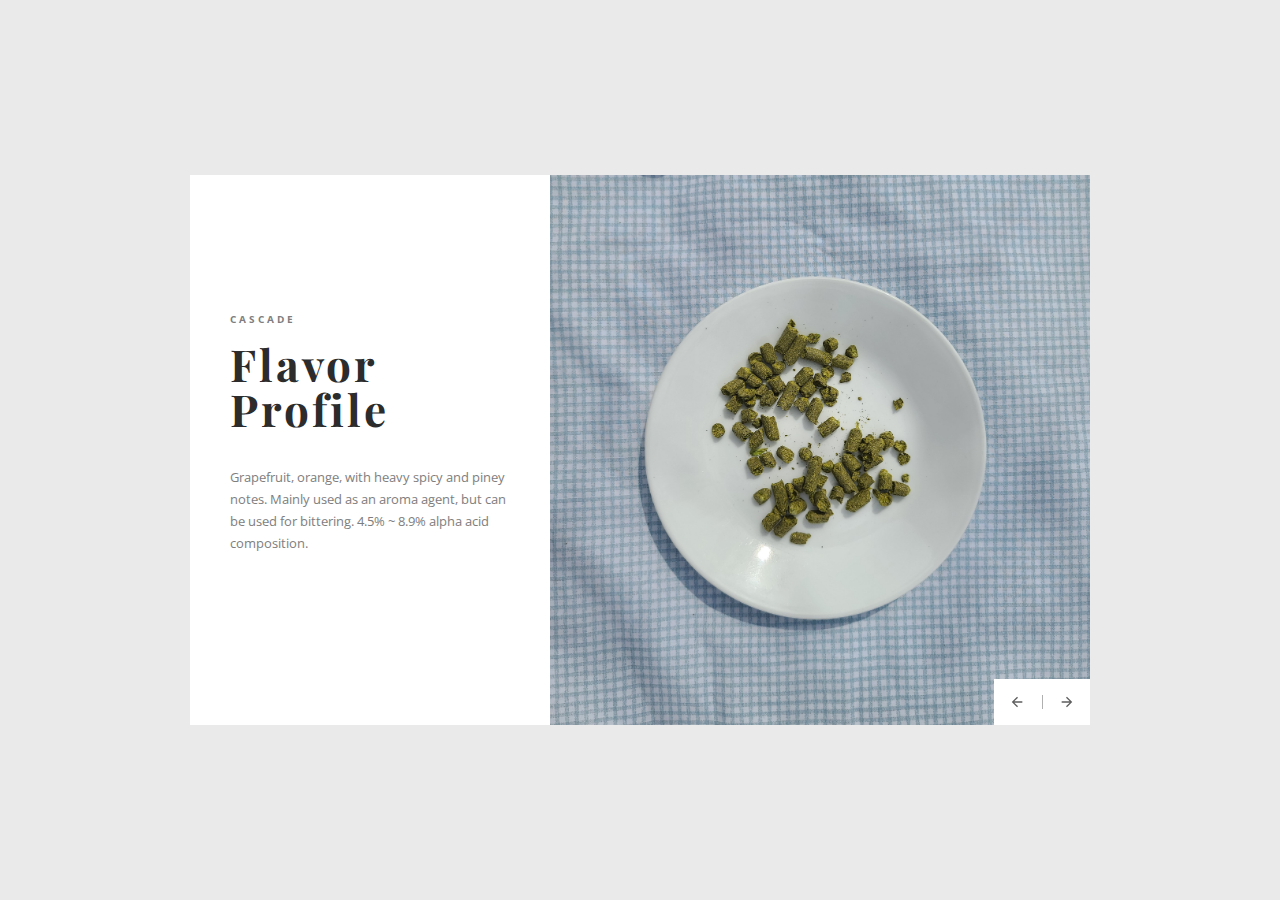
<file: cards/cascade.html>
<!DOCTYPE html>
<html lang="en">

<head>
	<meta charset="UTF-8">
	<title>Cascade</title>
	<link rel="stylesheet" href="./style.css">
	<style>
		.carousel-item--1 .carousel-item__image {
			background-image: url('../images/cascade_hop.jpg');
		}

		.carousel-item--2 .carousel-item__image {
			background-image: url('../images/cascade_tea.jpg');
		}

		.carousel-item--3 .carousel-item__image {
			background-image: url('../images/oregon.png');
		}

		.carousel-item--4 .carousel-item__image {
			background-image: url('../images/albert.jpg');
		}
	</style>
	<meta name="viewport" content="width=device-width, initial-scale=1">
</head>

<body>

	<body>
		<div class="carousel">
			<div class="carousel__nav">
				<span id="moveLeft" class="carousel__arrow">
					<svg class="carousel__icon" width="24" height="24" viewBox="0 0 24 24">
						<path d="M20,11V13H8L13.5,18.5L12.08,19.92L4.16,12L12.08,4.08L13.5,5.5L8,11H20Z"></path>
					</svg>
				</span>
				<span id="moveRight" class="carousel__arrow">
					<svg class="carousel__icon" width="24" height="24" viewBox="0 0 24 24">
						<path d="M4,11V13H16L10.5,18.5L11.92,19.92L19.84,12L11.92,4.08L10.5,5.5L16,11H4Z"></path>
					</svg>
				</span>
			</div>
			<div class="carousel-item carousel-item--1">
				<div class="carousel-item__image"></div>
				<div class="carousel-item__info">
					<div class="carousel-item__container">
						<h2 class="carousel-item__subtitle">Cascade </h2>
						<h1 class="carousel-item__title">Flavor Profile</h1>

						<p class="carousel-item__description">
							Grapefruit, orange, with heavy spicy and piney notes. Mainly used as an aroma agent, but can be used for bittering. 
							4.5% ~ 8.9% alpha acid composition.
						</p>

					</div>
				</div>
			</div>
			<div class="carousel-item carousel-item--2">
				<div class="carousel-item__image"></div>
				<div class="carousel-item__info">
					<div class="carousel-item__container">
						<h2 class="carousel-item__subtitle">Cascade </h2>
						<h1 class="carousel-item__title">Tea </h1>


					</div>
				</div>
			</div>

			<div class="carousel-item carousel-item--3">
				<div class="carousel-item__image"></div>
				<div class="carousel-item__info">
					<div class="carousel-item__container">
						<h2 class="carousel-item__subtitle">Cascade</h2>
						<h1 class="carousel-item__title">Origin</h1>
						<p class="carousel-item__description">
							From Oregon, US. Developed at Oregon State University as part of USDA breeding program. 
							Named after the Cascade Mountain Range in Washington, US.
						</p>
					</div>
				</div>
			</div>
	
			<div class="carousel-item carousel-item--4">
				<div class="carousel-item__image"></div>
				<div class="carousel-item__info">
					<div class="carousel-item__container">
						<h2 class="carousel-item__subtitle">Cascade</h2>
						<h1 class="carousel-item__title">Beer</h1>
						<p class="carousel-item__description">
							Popular styles include 	Barley Wine, American Pale Ale, Ale, and Lager.
						</p>
						<a href="https://www.ratebeer.com/tag/cascade/" class="carousel-item__btn">Explore Cascade
							Beers</a>
					</div>
				</div>

		</div>
	</body>
	<!-- partial -->
	<script src='https://cdnjs.cloudflare.com/ajax/libs/jquery/3.3.1/jquery.min.js'></script>
	<script src="./script.js"></script>

</body>

</html>
</file>
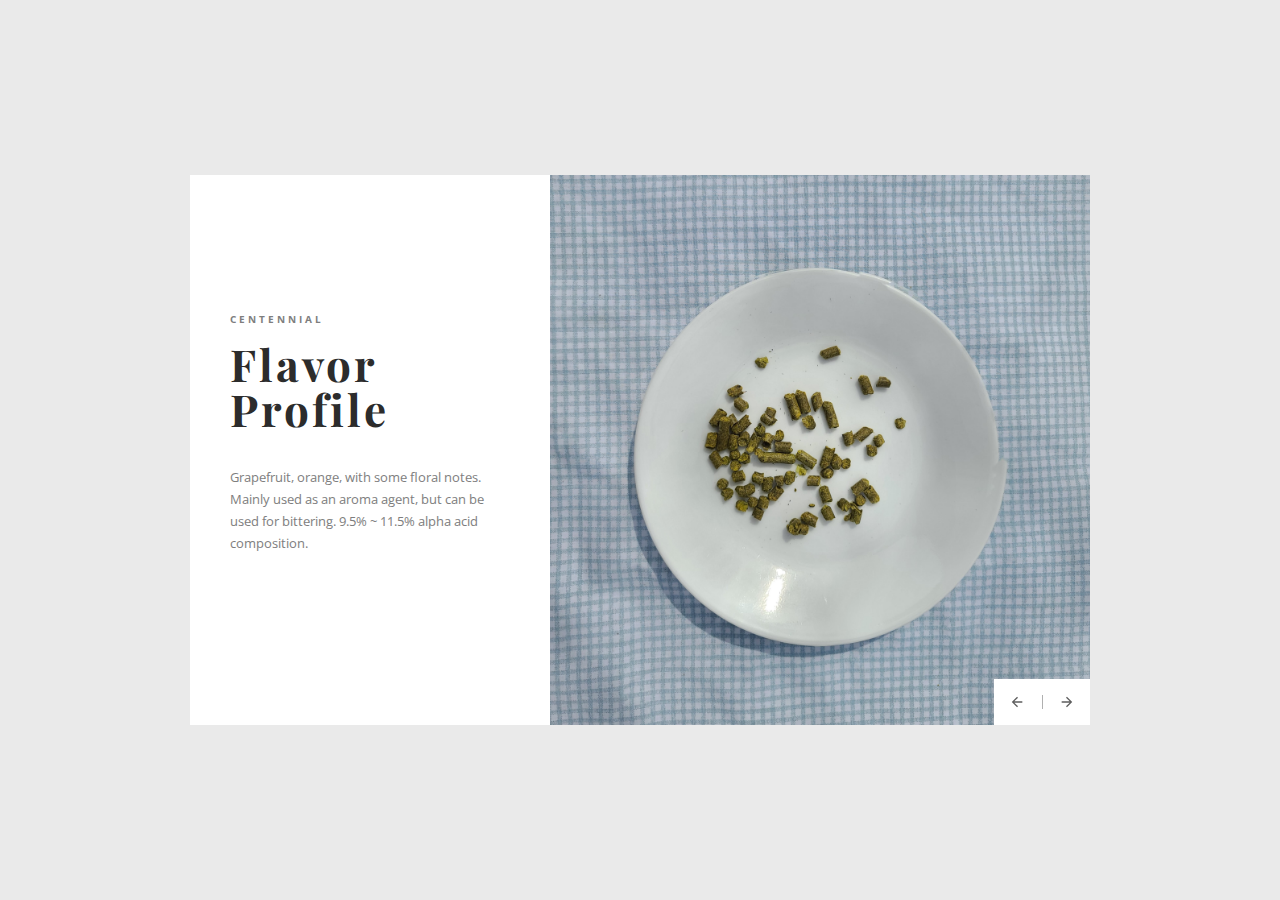
<file: cards/centennial.html>
<!DOCTYPE html>
<html lang="en">

<head>
	<meta charset="UTF-8" />
	<title>Centennial</title>
	<link rel="stylesheet" href="./style.css" />
	<style>
		.carousel-item--1 .carousel-item__image {
			background-image: url("../images/centennial_hop.jpg");
		}

		.carousel-item--2 .carousel-item__image {
			background-image: url("../images/centennial_tea.jpg");
		}

		.carousel-item--3 .carousel-item__image {
			background-image: url('../images/washington.png');
		}

		.carousel-item--4 .carousel-item__image {
			background-image: url('../images/pliny.jpg');
		}
	</style>
	<meta name="viewport" content="width=device-width, initial-scale=1" />
</head>

<body>
	<div class="carousel">
		<div class="carousel__nav">
			<span id="moveLeft" class="carousel__arrow">
				<svg class="carousel__icon" width="24" height="24" viewBox="0 0 24 24">
					<path d="M20,11V13H8L13.5,18.5L12.08,19.92L4.16,12L12.08,4.08L13.5,5.5L8,11H20Z"></path>
				</svg>
			</span>
			<span id="moveRight" class="carousel__arrow">
				<svg class="carousel__icon" width="24" height="24" viewBox="0 0 24 24">
					<path d="M4,11V13H16L10.5,18.5L11.92,19.92L19.84,12L11.92,4.08L10.5,5.5L16,11H4Z"></path>
				</svg>
			</span>
		</div>
		<div class="carousel-item carousel-item--1">
			<div class="carousel-item__image"></div>
			<div class="carousel-item__info">
				<div class="carousel-item__container">
					<h2 class="carousel-item__subtitle">Centennial</h2>
					<h1 class="carousel-item__title">Flavor Profile</h1>

					<p class="carousel-item__description">
						Grapefruit, orange, with some floral notes. Mainly used as an aroma agent, but can be used for bittering. 
						9.5% ~ 11.5% alpha acid composition.
					</p>
				</div>
			</div>
		</div>
		<div class="carousel-item carousel-item--2">
			<div class="carousel-item__image"></div>
			<div class="carousel-item__info">
				<div class="carousel-item__container">
					<h2 class="carousel-item__subtitle">Centennial</h2>
					<h1 class="carousel-item__title">Tea</h1>
				</div>
			</div>
		</div>

		<div class="carousel-item carousel-item--3">
			<div class="carousel-item__image"></div>
			<div class="carousel-item__info">
				<div class="carousel-item__container">
					<h2 class="carousel-item__subtitle">Centennial</h2>
					<h1 class="carousel-item__title">Origin</h1>
					<p class="carousel-item__description">
						From the Yakima region of Washington, US.
					</p>
				</div>
			</div>
		</div>

		<div class="carousel-item carousel-item--4">
			<div class="carousel-item__image"></div>
			<div class="carousel-item__info">
				<div class="carousel-item__container">
					<h2 class="carousel-item__subtitle">Centennial</h2>
					<h1 class="carousel-item__title">Beer</h1>
					<p class="carousel-item__description">
						Popular styles include English Pale Ale, Barley Wine, Imperial Stout, India Pale Ale, and Pale Ale.
					</p>
					<a href="https://www.ratebeer.com/tag/centennial/" class="carousel-item__btn">Explore Centennial
						Beers</a>
				</div>
			</div>
		</div>
		<!-- 
    <div class="carousel-item carousel-item--3">
    <div class="carousel-item__image"></div>
    <div class="carousel-item__info">
      <div class="carousel-item__container">
      <h2 class="carousel-item__subtitle">Tropical palms </h2>
      <h1 class="carousel-item__title">Palms</h1>
      <p class="carousel-item__description">Sed ut perspiciatis unde omnis iste natus error sit voluptatem accusantium doloremque laudantium, totam rem aperiam.</p>
      <a href="#" class="carousel-item__btn">Explore the palms</a>
        </div>
    </div>
  </div>
  
   <div class="carousel-item carousel-item--4">
    <div class="carousel-item__image"></div>
    <div class="carousel-item__info">
      <div class="carousel-item__container">
      <h2 class="carousel-item__subtitle">Beach </h2>
      <h1 class="carousel-item__title">The beach </h1>
      <p class="carousel-item__description">Sed ut perspiciatis unde omnis iste natus error sit voluptatem accusantium doloremque laudantium, totam rem aperiam.</p>
      <a href="#" class="carousel-item__btn">Explore the beach</a>
        </div>
    </div>
  </div>
  
 <div class="carousel-item carousel-item--5">
    <div class="carousel-item__image"></div>
    <div class="carousel-item__info">
      <div class="carousel-item__container">
      <h2 class="carousel-item__subtitle">The white building </h2>
      <h1 class="carousel-item__title">White building</h1>
      <p class="carousel-item__description">Sed ut perspiciatis unde omnis iste natus error sit voluptatem accusantium doloremque laudantium, totam rem aperiam.</p>
      <a href="#" class="carousel-item__btn">Read the article</a>
        </div>
    </div>
  </div> -->
	</div>

	<!-- partial -->
	<script src="https://cdnjs.cloudflare.com/ajax/libs/jquery/3.3.1/jquery.min.js"></script>
	<script src="./script.js"></script>
</body>

</html>
</file>
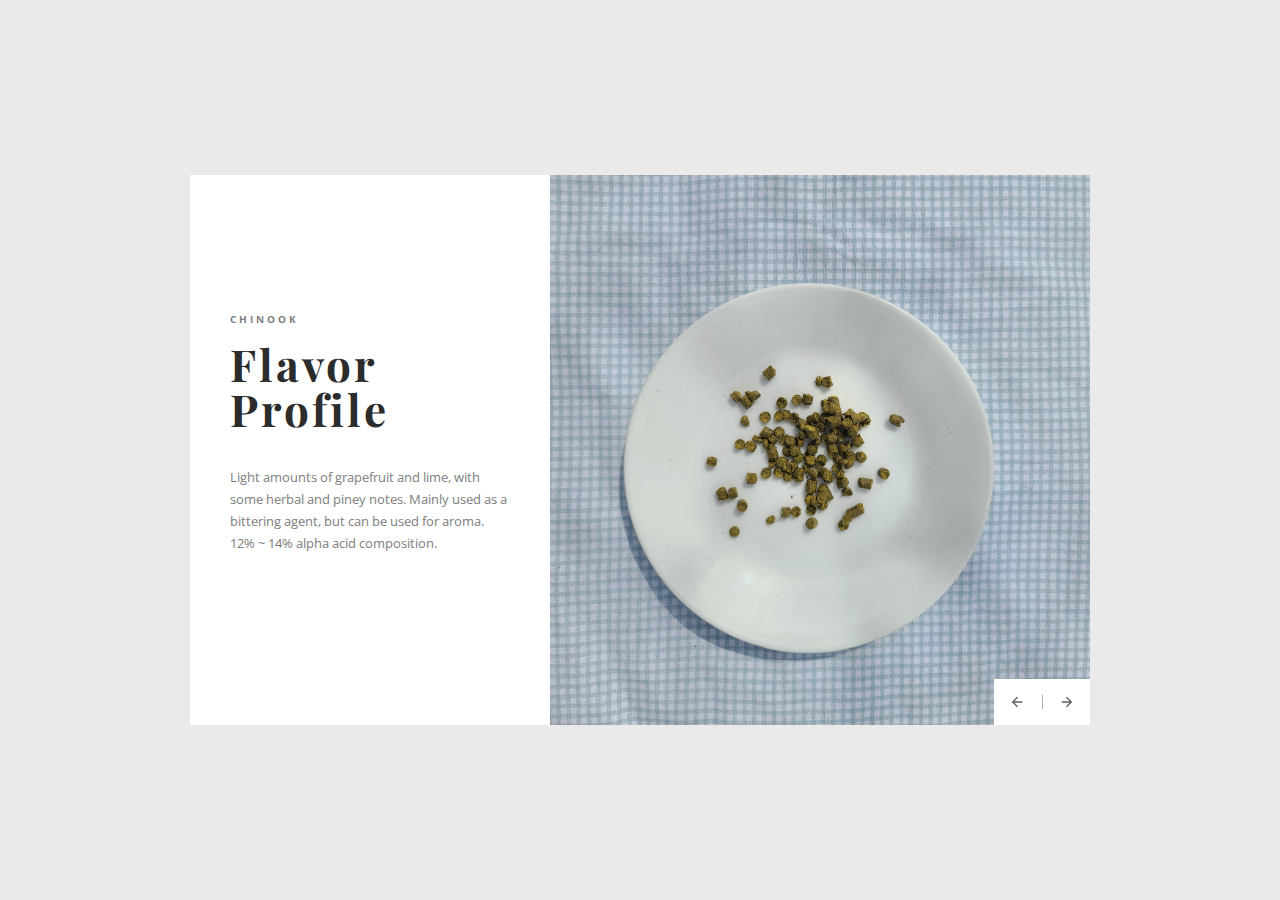
<file: cards/chinook.html>
<!DOCTYPE html>
<html lang="en">

<head>
	<meta charset="UTF-8" />
	<title>Chinook</title>
	<link rel="stylesheet" href="./style.css" />
	<style>
		.carousel-item--1 .carousel-item__image {
			background-image: url("../images/chinook_hop.jpg");
		}

		.carousel-item--2 .carousel-item__image {
			background-image: url("../images/chinook_tea.jpg");
		}


		.carousel-item--3 .carousel-item__image {
			background-image: url('../images/washington.png');
		}

		.carousel-item--4 .carousel-item__image {
			background-image: url('../images/amber.jpg');
		}

		.carousel-item--5 .carousel-item__image {
			background-image: url('https://images.pexels.com/photos/1029614/pexels-photo-1029614.jpeg?auto=compress&cs=tinysrgb&dpr=2&h=650&w=940');
		}
	</style>
	<meta name="viewport" content="width=device-width, initial-scale=1" />
</head>

<body>

	<body>
		<div class="carousel">
			<div class="carousel__nav">
				<span id="moveLeft" class="carousel__arrow">
					<svg class="carousel__icon" width="24" height="24" viewBox="0 0 24 24">
						<path d="M20,11V13H8L13.5,18.5L12.08,19.92L4.16,12L12.08,4.08L13.5,5.5L8,11H20Z"></path>
					</svg>
				</span>
				<span id="moveRight" class="carousel__arrow">
					<svg class="carousel__icon" width="24" height="24" viewBox="0 0 24 24">
						<path d="M4,11V13H16L10.5,18.5L11.92,19.92L19.84,12L11.92,4.08L10.5,5.5L16,11H4Z"></path>
					</svg>
				</span>
			</div>
			<div class="carousel-item carousel-item--1">
				<div class="carousel-item__image"></div>
				<div class="carousel-item__info">
					<div class="carousel-item__container">
						<h2 class="carousel-item__subtitle">Chinook</h2>
						<h1 class="carousel-item__title">Flavor Profile</h1>

						<p class="carousel-item__description">
							Light amounts of grapefruit and lime, with some herbal and piney notes. Mainly used as a bittering agent, but can be used for aroma. 12% ~ 14% alpha
							acid composition.
						</p>
					</div>
				</div>
			</div>
			<div class="carousel-item carousel-item--2">
				<div class="carousel-item__image"></div>
				<div class="carousel-item__info">
					<div class="carousel-item__container">
						<h2 class="carousel-item__subtitle">Chinook</h2>
						<h1 class="carousel-item__title">Tea</h1>
					</div>
				</div>
			</div>

			<div class="carousel-item carousel-item--3">
				<div class="carousel-item__image"></div>
				<div class="carousel-item__info">
					<div class="carousel-item__container">
						<h2 class="carousel-item__subtitle">Chinook </h2>
						<h1 class="carousel-item__title">Origin </h1>
						<p class="carousel-item__description">From the Yakima region of Washington, US.</p>
					</div>
				</div>
			</div>

			<div class="carousel-item carousel-item--4">
				<div class="carousel-item__image"></div>
				<div class="carousel-item__info">
					<div class="carousel-item__container">
						<h2 class="carousel-item__subtitle">Chinook </h2>
						<h1 class="carousel-item__title">Beer</h1>
						<p class="carousel-item__description">Popular styles include Winter Ale, Pale Ale, India Pale Ale, Porter, Stout, Lager, Barley Wine, American Lager, American Ale.</p>
						<a href="https://www.ratebeer.com/tag/chinook/" class="carousel-item__btn">Explore Chinook Beers</a>
					</div>
				</div>
			</div>
			<!-- 
    <div class="carousel-item carousel-item--3">
    <div class="carousel-item__image"></div>
    <div class="carousel-item__info">
      <div class="carousel-item__container">
      <h2 class="carousel-item__subtitle">Tropical palms </h2>
      <h1 class="carousel-item__title">Palms</h1>
      <p class="carousel-item__description">Sed ut perspiciatis unde omnis iste natus error sit voluptatem accusantium doloremque laudantium, totam rem aperiam.</p>
      <a href="#" class="carousel-item__btn">Explore the palms</a>
        </div>
    </div>
  </div>
  
   <div class="carousel-item carousel-item--4">
    <div class="carousel-item__image"></div>
    <div class="carousel-item__info">
      <div class="carousel-item__container">
      <h2 class="carousel-item__subtitle">Beach </h2>
      <h1 class="carousel-item__title">The beach </h1>
      <p class="carousel-item__description">Sed ut perspiciatis unde omnis iste natus error sit voluptatem accusantium doloremque laudantium, totam rem aperiam.</p>
      <a href="#" class="carousel-item__btn">Explore the beach</a>
        </div>
    </div>
  </div>
  
 <div class="carousel-item carousel-item--5">
    <div class="carousel-item__image"></div>
    <div class="carousel-item__info">
      <div class="carousel-item__container">
      <h2 class="carousel-item__subtitle">The white building </h2>
      <h1 class="carousel-item__title">White building</h1>
      <p class="carousel-item__description">Sed ut perspiciatis unde omnis iste natus error sit voluptatem accusantium doloremque laudantium, totam rem aperiam.</p>
      <a href="#" class="carousel-item__btn">Read the article</a>
        </div>
    </div>
  </div> -->
		</div>
	</body>
	<!-- partial -->
	<script src="https://cdnjs.cloudflare.com/ajax/libs/jquery/3.3.1/jquery.min.js"></script>
	<script src="./script.js"></script>
</body>

</html>
</file>
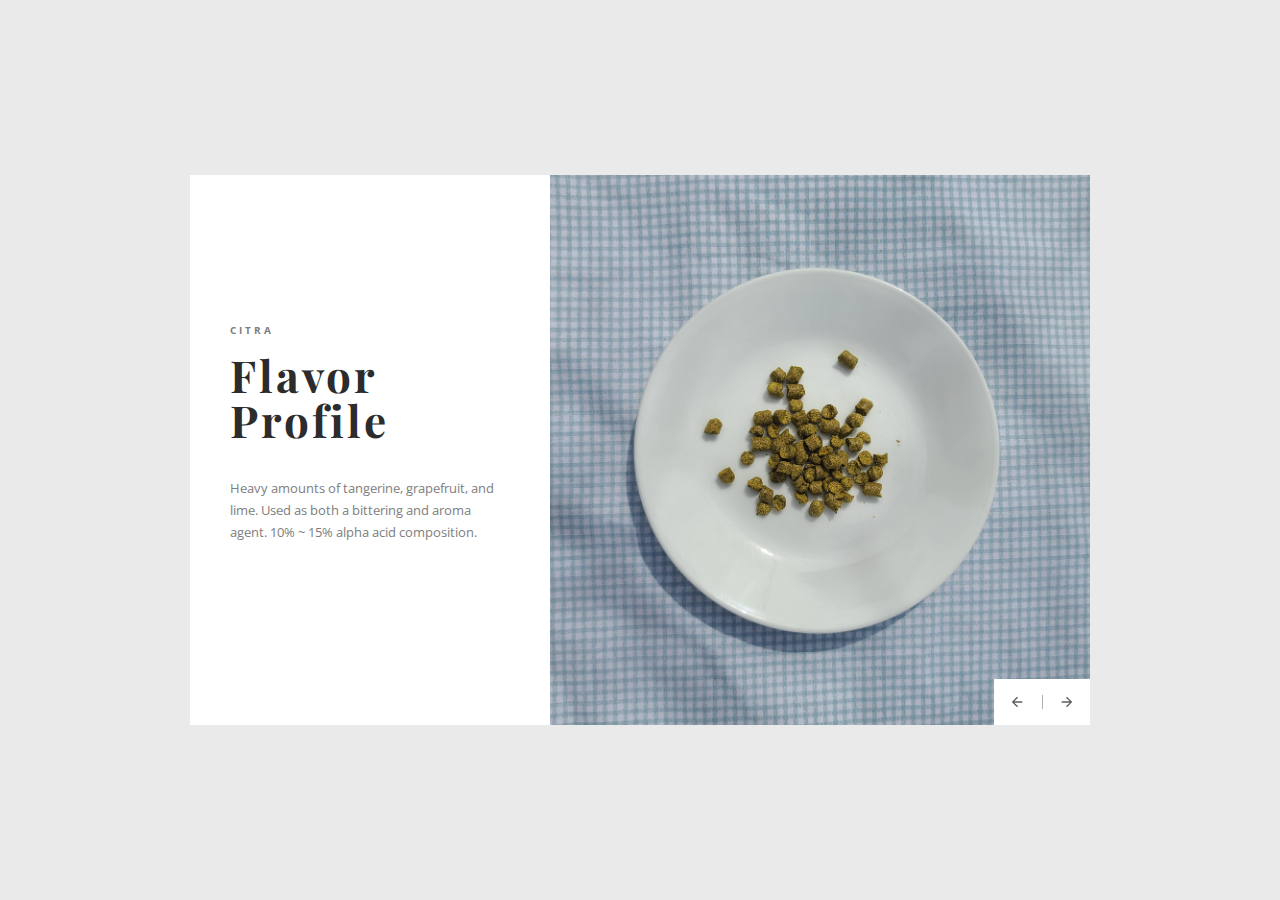
<file: cards/citra.html>
<!DOCTYPE html>
<html lang="en">

<head>
	<meta charset="UTF-8">
	<title>Citra</title>
	<link rel="stylesheet" href="./style.css">
	<style>
		.carousel-item--1 .carousel-item__image {
			background-image: url('../images/citra_hop.jpg');
		}

		.carousel-item--2 .carousel-item__image {
			background-image: url('../images/citra_tea.jpg');
		}

		.carousel-item--3 .carousel-item__image {
			background-image: url('../images/washington.png');
		}

		.carousel-item--4 .carousel-item__image {
			background-image: url('../images/torpedo.jpg');
		}

		.carousel-item--5 .carousel-item__image {
			background-image: url('https://images.pexels.com/photos/1029614/pexels-photo-1029614.jpeg?auto=compress&cs=tinysrgb&dpr=2&h=650&w=940');
		}
	</style>
	<meta name="viewport" content="width=device-width, initial-scale=1">
</head>

<body>

	<body>
		<div class="carousel">
			<div class="carousel__nav">
				<span id="moveLeft" class="carousel__arrow">
					<svg class="carousel__icon" width="24" height="24" viewBox="0 0 24 24">
						<path d="M20,11V13H8L13.5,18.5L12.08,19.92L4.16,12L12.08,4.08L13.5,5.5L8,11H20Z"></path>
					</svg>
				</span>
				<span id="moveRight" class="carousel__arrow">
					<svg class="carousel__icon" width="24" height="24" viewBox="0 0 24 24">
						<path d="M4,11V13H16L10.5,18.5L11.92,19.92L19.84,12L11.92,4.08L10.5,5.5L16,11H4Z"></path>
					</svg>
				</span>
			</div>
			<div class="carousel-item carousel-item--1">
				<div class="carousel-item__image"></div>
				<div class="carousel-item__info">
					<div class="carousel-item__container">
						<h2 class="carousel-item__subtitle">Citra </h2>
						<h1 class="carousel-item__title">Flavor Profile</h1>

						<p class="carousel-item__description">
							Heavy amounts of tangerine, grapefruit, and lime. Used as both a bittering and aroma agent. 10% ~ 15% alpha
							acid composition.

						</p>

					</div>
				</div>
			</div>
			<div class="carousel-item carousel-item--2">
				<div class="carousel-item__image"></div>
				<div class="carousel-item__info">
					<div class="carousel-item__container">
						<h2 class="carousel-item__subtitle">Citra </h2>
						<h1 class="carousel-item__title">Tea </h1>


					</div>
				</div>
			</div>

			<div class="carousel-item carousel-item--3">
				<div class="carousel-item__image"></div>
				<div class="carousel-item__info">
					<div class="carousel-item__container">
						<h2 class="carousel-item__subtitle">Citra </h2>
						<h1 class="carousel-item__title">Origin </h1>
						<p class="carousel-item__description">From Washington, US.</p>
					</div>
				</div>
			</div>

			<div class="carousel-item carousel-item--4">
				<div class="carousel-item__image"></div>
				<div class="carousel-item__info">
					<div class="carousel-item__container">
						<h2 class="carousel-item__subtitle">Citra </h2>
						<h1 class="carousel-item__title">Beer</h1>
						<p class="carousel-item__description">Popular styles include India Pale Ale, American Ales, and
							Amber.</p>
						<a href="https://www.ratebeer.com/tag/citra/" class="carousel-item__btn">Explore Citra Beers</a>
					</div>
				</div>
			</div>
			<!-- 
   
  
 <div class="carousel-item carousel-item--5">
    <div class="carousel-item__image"></div>
    <div class="carousel-item__info">
      <div class="carousel-item__container">
      <h2 class="carousel-item__subtitle">The white building </h2>
      <h1 class="carousel-item__title">White building</h1>
      <p class="carousel-item__description">Sed ut perspiciatis unde omnis iste natus error sit voluptatem accusantium doloremque laudantium, totam rem aperiam.</p>
      <a href="#" class="carousel-item__btn">Read the article</a>
        </div>
    </div>
  </div> -->

		</div>
	</body>
	<!-- partial -->
	<script src='https://cdnjs.cloudflare.com/ajax/libs/jquery/3.3.1/jquery.min.js'></script>
	<script src="./script.js"></script>

</body>

</html>
</file>
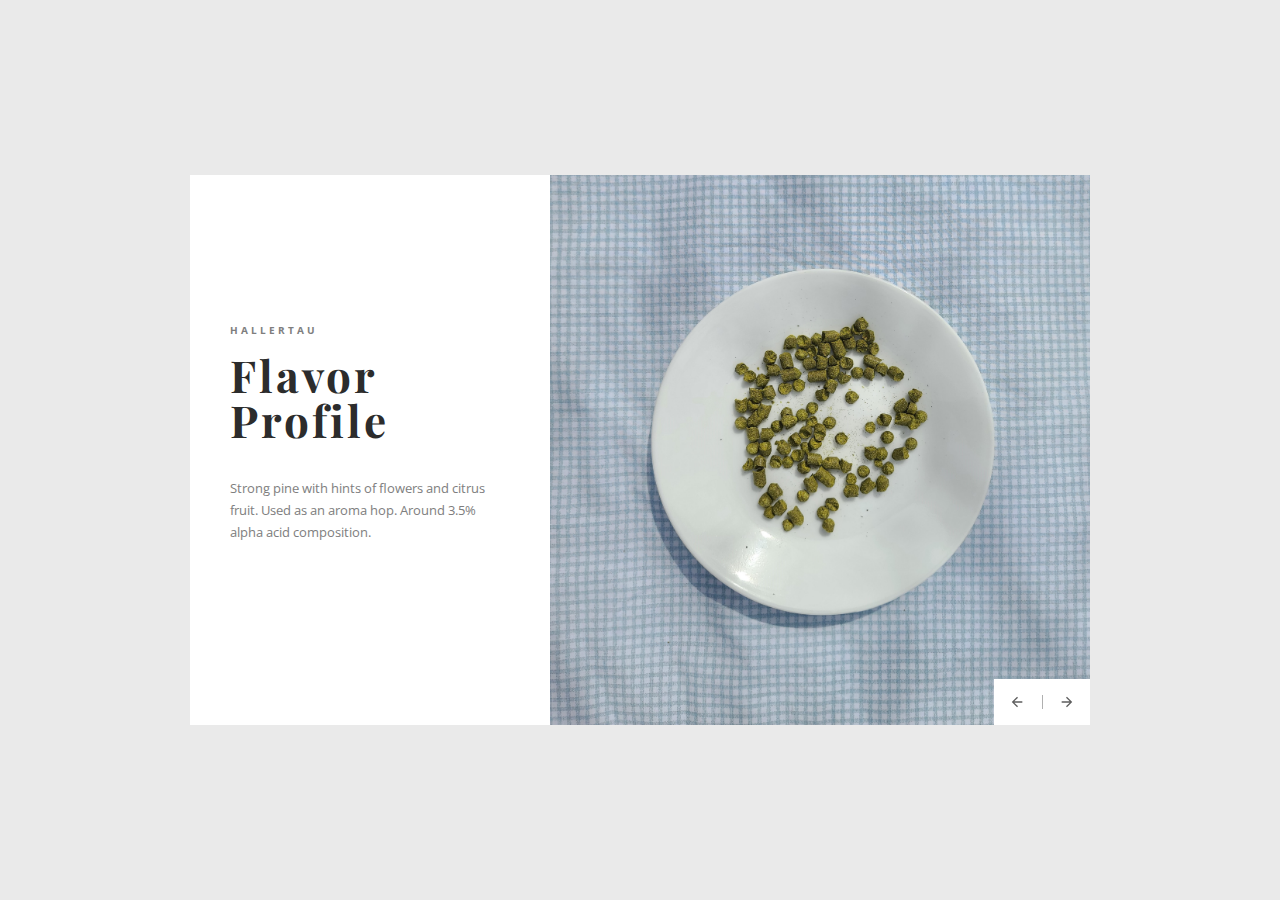
<file: cards/hallertau.html>
<!DOCTYPE html>
<html lang="en">

<head>
	<meta charset="UTF-8">
	<title>Hallertau</title>
	<link rel="stylesheet" href="./style.css">
	<style>
		.carousel-item--1 .carousel-item__image {
			background-image: url('../images/hm_hop.jpg');
		}

		.carousel-item--2 .carousel-item__image {
			background-image: url('../images/hm_tea.jpg');
		}

		.carousel-item--3 .carousel-item__image {
			background-image: url('../images/hallertau.jpg');
		}

		.carousel-item--4 .carousel-item__image {
			background-image: url('../images/red_belgian.jpg');
		}
	</style>
	<meta name="viewport" content="width=device-width, initial-scale=1">
</head>

<body>

	<body>
		<div class="carousel">
			<div class="carousel__nav">
				<span id="moveLeft" class="carousel__arrow">
					<svg class="carousel__icon" width="24" height="24" viewBox="0 0 24 24">
						<path d="M20,11V13H8L13.5,18.5L12.08,19.92L4.16,12L12.08,4.08L13.5,5.5L8,11H20Z"></path>
					</svg>
				</span>
				<span id="moveRight" class="carousel__arrow">
					<svg class="carousel__icon" width="24" height="24" viewBox="0 0 24 24">
						<path d="M4,11V13H16L10.5,18.5L11.92,19.92L19.84,12L11.92,4.08L10.5,5.5L16,11H4Z"></path>
					</svg>
				</span>
			</div>
			<div class="carousel-item carousel-item--1">
				<div class="carousel-item__image"></div>
				<div class="carousel-item__info">
					<div class="carousel-item__container">
						<h2 class="carousel-item__subtitle">Hallertau </h2>
						<h1 class="carousel-item__title">Flavor Profile</h1>

						<p class="carousel-item__description">
							Strong pine with hints of flowers and citrus fruit. Used as an aroma hop. 
							Around 3.5% alpha acid composition.
						</p>

					</div>
				</div>
			</div>
			<div class="carousel-item carousel-item--2">
				<div class="carousel-item__image"></div>
				<div class="carousel-item__info">
					<div class="carousel-item__container">
						<h2 class="carousel-item__subtitle">Hallertau </h2>
						<h1 class="carousel-item__title">Tea </h1>


					</div>
				</div>
			</div>

			<div class="carousel-item carousel-item--3">
				<div class="carousel-item__image"></div>
				<div class="carousel-item__info">
					<div class="carousel-item__container">
						<h2 class="carousel-item__subtitle">Hallertau</h2>
						<h1 class="carousel-item__title">Origin</h1>
						<p class="carousel-item__description">
							From Hallertau in Bavaria, Germany.
						</p>
					</div>
				</div>
			</div>
	
			<div class="carousel-item carousel-item--4">
				<div class="carousel-item__image"></div>
				<div class="carousel-item__info">
					<div class="carousel-item__container">
						<h2 class="carousel-item__subtitle">Hallertau</h2>
						<h1 class="carousel-item__title">Beer</h1>
						<p class="carousel-item__description">
							Popular styles include German Pilsner, Pale Ale, Wheat, and American Lager.
						</p>
						<a href="https://www.ratebeer.com/tag/hallertau/" class="carousel-item__btn">Explore Hallertau
							Beers</a>
					</div>
				</div>

		</div>
	</body>
	<!-- partial -->
	<script src='https://cdnjs.cloudflare.com/ajax/libs/jquery/3.3.1/jquery.min.js'></script>
	<script src="./script.js"></script>

</body>

</html>
</file>
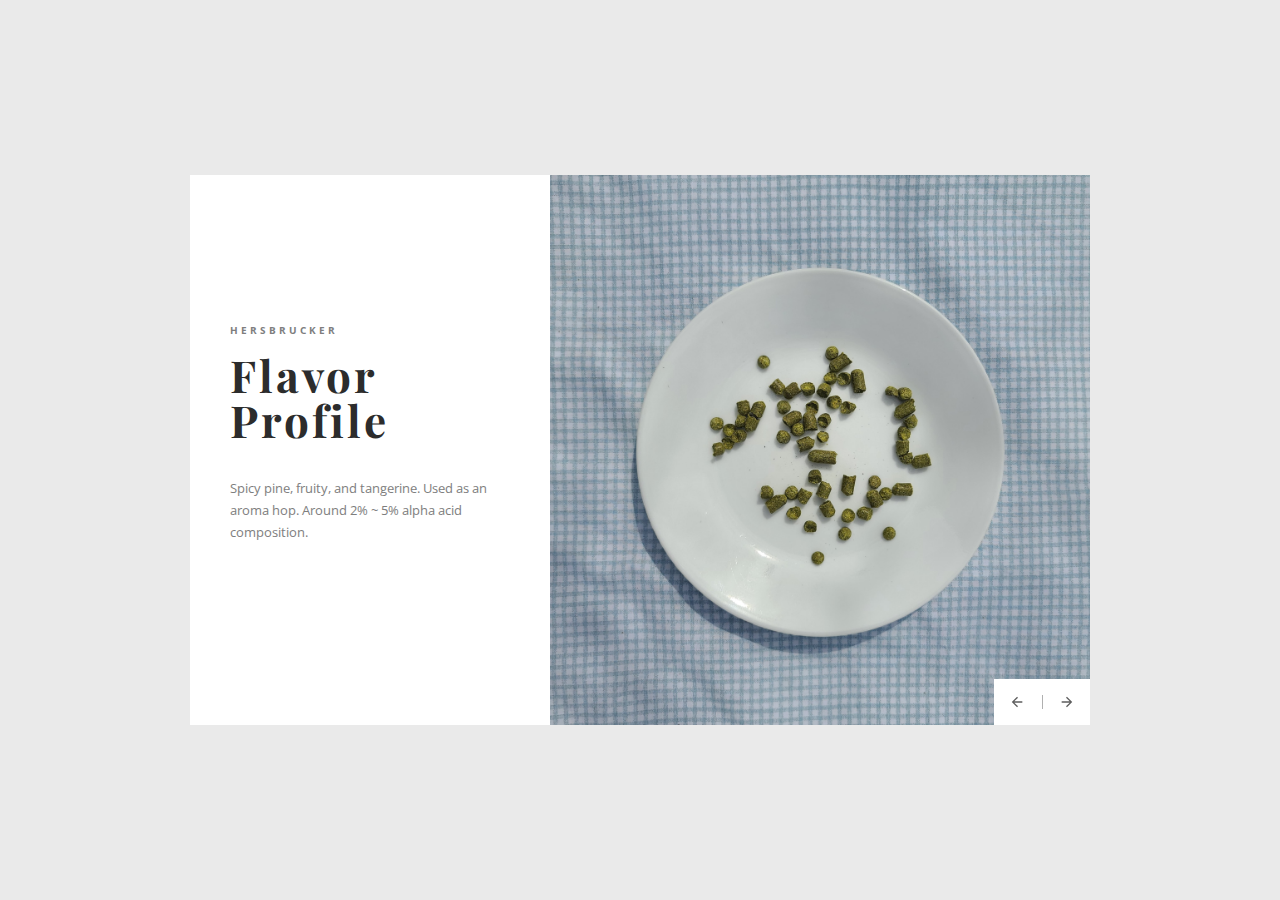
<file: cards/hersbrucker.html>
<!DOCTYPE html>
<html lang="en">

<head>
	<meta charset="UTF-8">
	<title>Hersbrucker</title>
	<link rel="stylesheet" href="./style.css">
	<style>
		.carousel-item--1 .carousel-item__image {
			background-image: url('../images/grh_hop.jpg');
		}

		.carousel-item--2 .carousel-item__image {
			background-image: url('../images/grh_tea.jpg');
		}

		.carousel-item--3 .carousel-item__image {
			background-image: url('../images/hersbruck.jpg');
		}

		.carousel-item--4 .carousel-item__image {
			background-image: url('../images/kolsch.jpg');
		}
	</style>
	<meta name="viewport" content="width=device-width, initial-scale=1">
</head>

<body>

	<body>
		<div class="carousel">
			<div class="carousel__nav">
				<span id="moveLeft" class="carousel__arrow">
					<svg class="carousel__icon" width="24" height="24" viewBox="0 0 24 24">
						<path d="M20,11V13H8L13.5,18.5L12.08,19.92L4.16,12L12.08,4.08L13.5,5.5L8,11H20Z"></path>
					</svg>
				</span>
				<span id="moveRight" class="carousel__arrow">
					<svg class="carousel__icon" width="24" height="24" viewBox="0 0 24 24">
						<path d="M4,11V13H16L10.5,18.5L11.92,19.92L19.84,12L11.92,4.08L10.5,5.5L16,11H4Z"></path>
					</svg>
				</span>
			</div>
			<div class="carousel-item carousel-item--1">
				<div class="carousel-item__image"></div>
				<div class="carousel-item__info">
					<div class="carousel-item__container">
						<h2 class="carousel-item__subtitle">Hersbrucker </h2>
						<h1 class="carousel-item__title">Flavor Profile</h1>

						<p class="carousel-item__description">
							Spicy pine, fruity, and tangerine. Used as an aroma hop. 
							Around 2% ~ 5% alpha acid composition.
						</p>

					</div>
				</div>
			</div>
			<div class="carousel-item carousel-item--2">
				<div class="carousel-item__image"></div>
				<div class="carousel-item__info">
					<div class="carousel-item__container">
						<h2 class="carousel-item__subtitle">Hersbrucker </h2>
						<h1 class="carousel-item__title">Tea </h1>


					</div>
				</div>
			</div>

			<div class="carousel-item carousel-item--3">
				<div class="carousel-item__image"></div>
				<div class="carousel-item__info">
					<div class="carousel-item__container">
						<h2 class="carousel-item__subtitle">Hersbrucker</h2>
						<h1 class="carousel-item__title">Origin</h1>
						<p class="carousel-item__description">
							From Hersbruck in Bavaria, Germany.
						</p>
					</div>
				</div>
			</div>
	
			<div class="carousel-item carousel-item--4">
				<div class="carousel-item__image"></div>
				<div class="carousel-item__info">
					<div class="carousel-item__container">
						<h2 class="carousel-item__subtitle">Hersbrucker</h2>
						<h1 class="carousel-item__title">Beer</h1>
						<p class="carousel-item__description">
							Popular styles include Dunkel, Strong Ale, Pilsner, Altbier, Weizenbock, Golden Ale, Märzen, Pale Ale, Wheat, Specialty Ale, Hefeweizen, Light Ale, and Lager.
						</p>
						<a href="https://www.ratebeer.com/tag/hersbrucker/" class="carousel-item__btn">Explore Hersbrucker
							Beers</a>
					</div>
				</div>

		</div>
	</body>
	<!-- partial -->
	<script src='https://cdnjs.cloudflare.com/ajax/libs/jquery/3.3.1/jquery.min.js'></script>
	<script src="./script.js"></script>

</body>

</html>
</file>
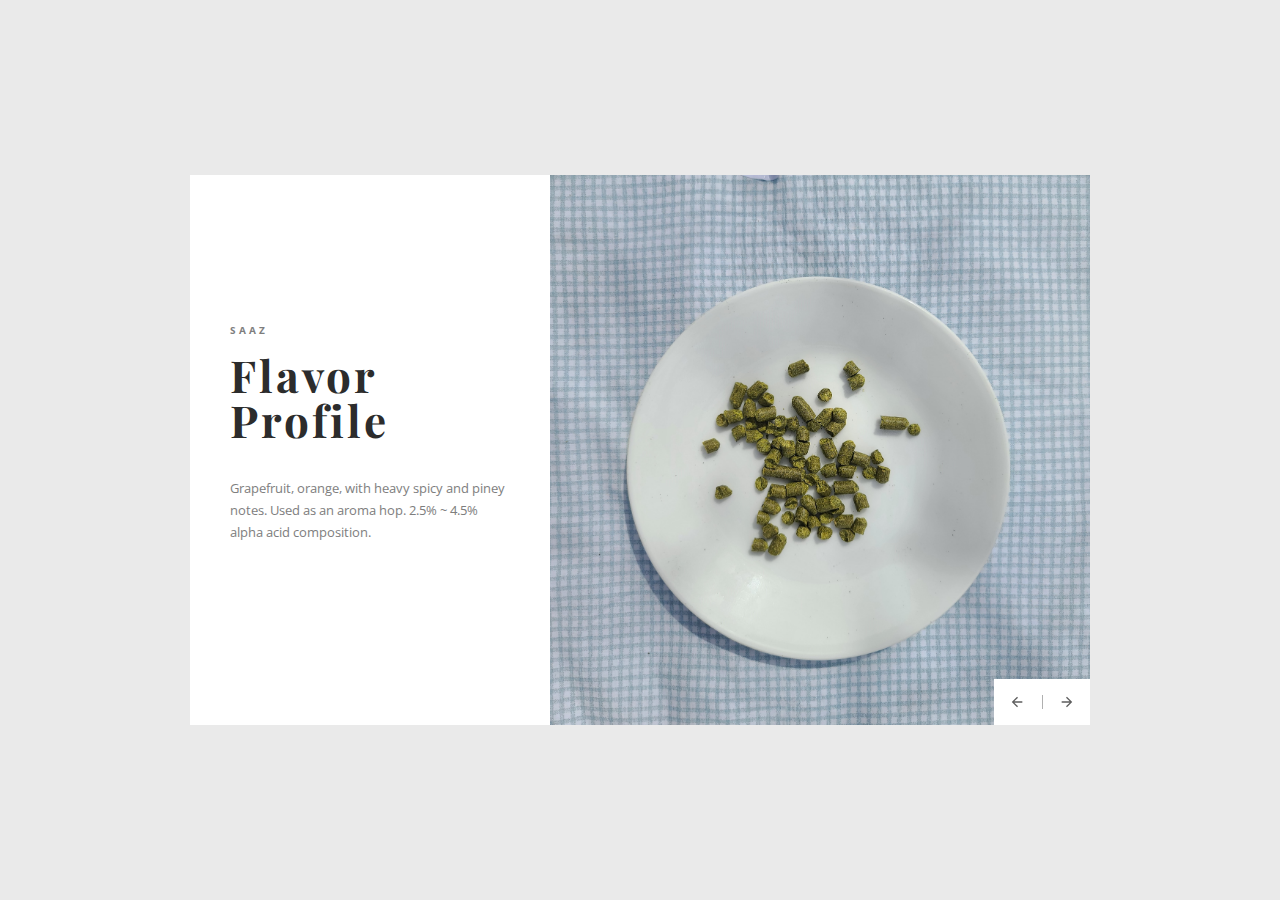
<file: cards/saaz.html>
<!DOCTYPE html>
<html lang="en">

<head>
	<meta charset="UTF-8">
	<title>Saaz</title>
	<link rel="stylesheet" href="./style.css">
	<style>
		.carousel-item--1 .carousel-item__image {
			background-image: url('../images/saaz_hop.jpg');
		}

		.carousel-item--2 .carousel-item__image {
			background-image: url('../images/saaz_tea.jpg');
		}

		.carousel-item--3 .carousel-item__image {
			background-image: url('../images/czech.jpg');
		}

		.carousel-item--4 .carousel-item__image {
			background-image: url('../images/pilsner.jpg');
		}
	</style>
	<meta name="viewport" content="width=device-width, initial-scale=1">
</head>

<body>

	<body>
		<div class="carousel">
			<div class="carousel__nav">
				<span id="moveLeft" class="carousel__arrow">
					<svg class="carousel__icon" width="24" height="24" viewBox="0 0 24 24">
						<path d="M20,11V13H8L13.5,18.5L12.08,19.92L4.16,12L12.08,4.08L13.5,5.5L8,11H20Z"></path>
					</svg>
				</span>
				<span id="moveRight" class="carousel__arrow">
					<svg class="carousel__icon" width="24" height="24" viewBox="0 0 24 24">
						<path d="M4,11V13H16L10.5,18.5L11.92,19.92L19.84,12L11.92,4.08L10.5,5.5L16,11H4Z"></path>
					</svg>
				</span>
			</div>
			<div class="carousel-item carousel-item--1">
				<div class="carousel-item__image"></div>
				<div class="carousel-item__info">
					<div class="carousel-item__container">
						<h2 class="carousel-item__subtitle">Saaz </h2>
						<h1 class="carousel-item__title">Flavor Profile</h1>

						<p class="carousel-item__description">
							Grapefruit, orange, with heavy spicy and piney notes. Used as an aroma hop. 
							2.5% ~ 4.5% alpha acid composition.
						</p>

					</div>
				</div>
			</div>
			<div class="carousel-item carousel-item--2">
				<div class="carousel-item__image"></div>
				<div class="carousel-item__info">
					<div class="carousel-item__container">
						<h2 class="carousel-item__subtitle">Saaz </h2>
						<h1 class="carousel-item__title">Tea </h1>


					</div>
				</div>
			</div>

			<div class="carousel-item carousel-item--3">
				<div class="carousel-item__image"></div>
				<div class="carousel-item__info">
					<div class="carousel-item__container">
						<h2 class="carousel-item__subtitle">Saaz</h2>
						<h1 class="carousel-item__title">Origin</h1>
						<p class="carousel-item__description">
							From the Saaz region in the Czech Republic.
						</p>
					</div>
				</div>
			</div>
	
			<div class="carousel-item carousel-item--4">
				<div class="carousel-item__image"></div>
				<div class="carousel-item__info">
					<div class="carousel-item__container">
						<h2 class="carousel-item__subtitle">Saaz</h2>
						<h1 class="carousel-item__title">Beer</h1>
						<p class="carousel-item__description">
							Popular styles include Lager and Pilsner
						</p>
						<a href="https://www.ratebeer.com/tag/saaz/" class="carousel-item__btn">Explore Saaz
							Beers</a>
					</div>
				</div>

		</div>
	</body>
	<!-- partial -->
	<script src='https://cdnjs.cloudflare.com/ajax/libs/jquery/3.3.1/jquery.min.js'></script>
	<script src="./script.js"></script>

</body>

</html>
</file>
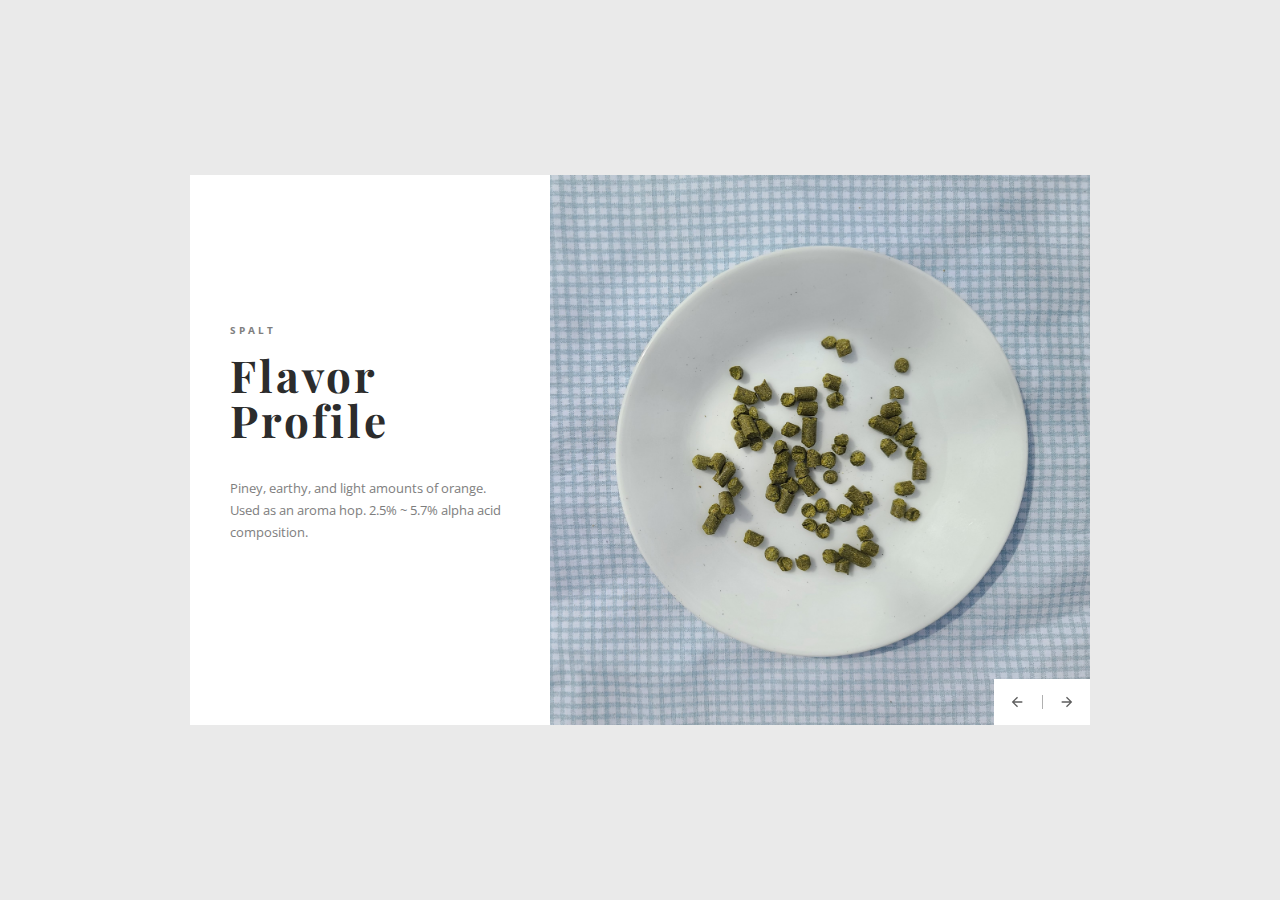
<file: cards/spalt.html>
<!DOCTYPE html>
<html lang="en">

<head>
	<meta charset="UTF-8">
	<title>Spalt</title>
	<link rel="stylesheet" href="./style.css">
	<style>
		.carousel-item--1 .carousel-item__image {
			background-image: url('../images/spalt_hop.jpg');
		}

		.carousel-item--2 .carousel-item__image {
			background-image: url('../images/spalt_tea.jpg');
		}

		.carousel-item--3 .carousel-item__image {
			background-image: url('../images/spalt.jpg');
		}

		.carousel-item--4 .carousel-item__image {
			background-image: url('../images/dunno.jpg');
		}
	</style>
	<meta name="viewport" content="width=device-width, initial-scale=1">
</head>

<body>

	<body>
		<div class="carousel">
			<div class="carousel__nav">
				<span id="moveLeft" class="carousel__arrow">
					<svg class="carousel__icon" width="24" height="24" viewBox="0 0 24 24">
						<path d="M20,11V13H8L13.5,18.5L12.08,19.92L4.16,12L12.08,4.08L13.5,5.5L8,11H20Z"></path>
					</svg>
				</span>
				<span id="moveRight" class="carousel__arrow">
					<svg class="carousel__icon" width="24" height="24" viewBox="0 0 24 24">
						<path d="M4,11V13H16L10.5,18.5L11.92,19.92L19.84,12L11.92,4.08L10.5,5.5L16,11H4Z"></path>
					</svg>
				</span>
			</div>
			<div class="carousel-item carousel-item--1">
				<div class="carousel-item__image"></div>
				<div class="carousel-item__info">
					<div class="carousel-item__container">
						<h2 class="carousel-item__subtitle">Spalt </h2>
						<h1 class="carousel-item__title">Flavor Profile</h1>

						<p class="carousel-item__description">
							Piney, earthy, and light amounts of orange. Used as an aroma hop. 
							2.5% ~ 5.7% alpha acid composition.
						</p>

					</div>
				</div>
			</div>
			<div class="carousel-item carousel-item--2">
				<div class="carousel-item__image"></div>
				<div class="carousel-item__info">
					<div class="carousel-item__container">
						<h2 class="carousel-item__subtitle">Spalt </h2>
						<h1 class="carousel-item__title">Tea </h1>


					</div>
				</div>
			</div>

			<div class="carousel-item carousel-item--3">
				<div class="carousel-item__image"></div>
				<div class="carousel-item__info">
					<div class="carousel-item__container">
						<h2 class="carousel-item__subtitle">Spalt</h2>
						<h1 class="carousel-item__title">Origin</h1>
						<p class="carousel-item__description">
							From Spalt, Germany.
						</p>
					</div>
				</div>
			</div>
	
			<div class="carousel-item carousel-item--4">
				<div class="carousel-item__image"></div>
				<div class="carousel-item__info">
					<div class="carousel-item__container">
						<h2 class="carousel-item__subtitle">Spalt</h2>
						<h1 class="carousel-item__title">Beer</h1>
						<p class="carousel-item__description">
							Popular styles include German Ale, Lager, Pilsner, Bock, and Kölsch.
						</p>
						<a href="https://www.ratebeer.com/tag/spalt/" class="carousel-item__btn">Explore Spalt
							Beers</a>
					</div>
				</div>

		</div>
	</body>
	<!-- partial -->
	<script src='https://cdnjs.cloudflare.com/ajax/libs/jquery/3.3.1/jquery.min.js'></script>
	<script src="./script.js"></script>

</body>

</html>
</file>
<file: cards/style.css>
@import url('https://fonts.googleapis.com/css?family=Playfair+Display:400,400i,700,700i,900,900i');

@import url('https://fonts.googleapis.com/css?family=Open+Sans:300,300i,400,400i,600,600i,700,700i,800,800i');


* {
  box-sizing: border-box;
}

html, body {
    margin: 0;
    padding: 0;
    width: 100%;
    height: 100%;
    display: flex;
    display: -webkit-flex;
    justify-content: center;
  -webkit-justify-content: center;
    align-items: center;
  -webkit-align-items: center;
}

body {
    background-color: #eaeaea;
}

.carousel {
    width: 100%;
    height: 100%;
    display: flex;
    max-width: 900px;
    max-height: 550px;   
    overflow: hidden;
  position: relative;
}

.carousel-item {
  visibility:visible;
    display: flex;
    width: 100%;
    height: 100%;
    align-items: center;
    justify-content: flex-end;
      -webkit-align-items: center;
    -webkit-justify-content: flex-end;
    position: relative;
    background-color: #fff;
    flex-shrink: 0;
   -webkit-flex-shrink: 0;
    position: absolute;
    z-index: 0;
  transition: 0.6s all linear;
}

.carousel-item__info {
  height: 100%;
  display: flex;
  justify-content: center;
  flex-direction: column;
  
    display: -webkit-flex;
  -webkit-justify-content: center;
  -webkit-flex-direction: column;
  
  order: 1;
  left: 0;
  margin: auto;
  padding: 0 40px;
  width: 40%;

}

.carousel-item__image {
    width: 60%;
    height: 100%;
    order: 2;
    align-self: flex-end;
    flex-basis: 60%;
  
      -webkit-order: 2;
    -webkit-align-self: flex-end;
    -webkit-flex-basis: 60%;
  
    background-position: center;
    background-repeat: no-repeat;
    background-size: cover;
   position:relative;
  transform: translateX(100%);
  transition: 0.6s all ease-in-out;
}

.carousel-item__subtitle {
    font-family: 'Open Sans', sans-serif;
    letter-spacing: 3px;
    font-size: 10px;
    text-transform: uppercase;
    margin: 0;
    color: #7E7E7E;    
    font-weight: 700;
    transform: translateY(25%);
    opacity: 0;
    visibility: hidden;
    transition: 0.4s all ease-in-out;
}

.carousel-item__title {
    margin: 15px 0 0 0;
    font-family: 'Playfair Display', serif;
    font-size: 44px;
    line-height: 45px;
    letter-spacing: 3px;
    font-weight: 700;
    color: #2C2C2C;
    transform: translateY(25%);
    opacity: 0;
    visibility: hidden;
    transition: 0.6s all ease-in-out;
}

.carousel-item__description {
    transform: translateY(25%);
    opacity: 0;
    visibility: hidden;
    transition: 0.6s all ease-in-out;
    margin-top: 35px;
    font-family: 'Open Sans', sans-serif;
    font-size: 13px;
    color: #7e7e7e;
    line-height: 22px;
    margin-bottom: 35px;
}


.carousel-item__container{

}

.carousel-item__btn {
    width: 35%;
    color: #2C2C2C;
    font-family: 'Open Sans', sans-serif;
    letter-spacing: 3px;
    font-size: 11px;
    text-transform: uppercase;
    margin: 0;
    width: 35%;
    font-weight: 700;
  text-decoration: none;
      transform: translateY(25%);
    opacity: 0;
    visibility: hidden;
    transition: 0.6s all ease-in-out;
}

.carousel__nav {
    position: absolute;
    right: 0;
    z-index: 2;
    background-color: #fff;
  bottom: 0;
}

.carousel__icon {
    display: inline-block;
    vertical-align: middle;
    width: 16px;
  fill: #5d5d5d;
}

.carousel__arrow {
    cursor: pointer;
    display: inline-block;
    padding: 11px 15px;
    position: relative;
}

.carousel__arrow:nth-child(1):after {
    content:'';
    right: -3px;
    position: absolute;
    width: 1px;
    background-color: #b0b0b0;
    height: 14px;
    top: 50%;
    margin-top: -7px;
}

.active{
   z-index: 1;
  display: flex;
  visibility:visible;
}

.active .carousel-item__subtitle, .active .carousel-item__title, .active .carousel-item__description,.active .carousel-item__btn{
    transform: translateY(0);
    opacity: 1;
  transition: 0.6s all ease-in-out;
    visibility: visible;
}



.active .carousel-item__image{ 
transition: 0.6s all ease-in-out;
transform: translateX(0);
}
</file>
